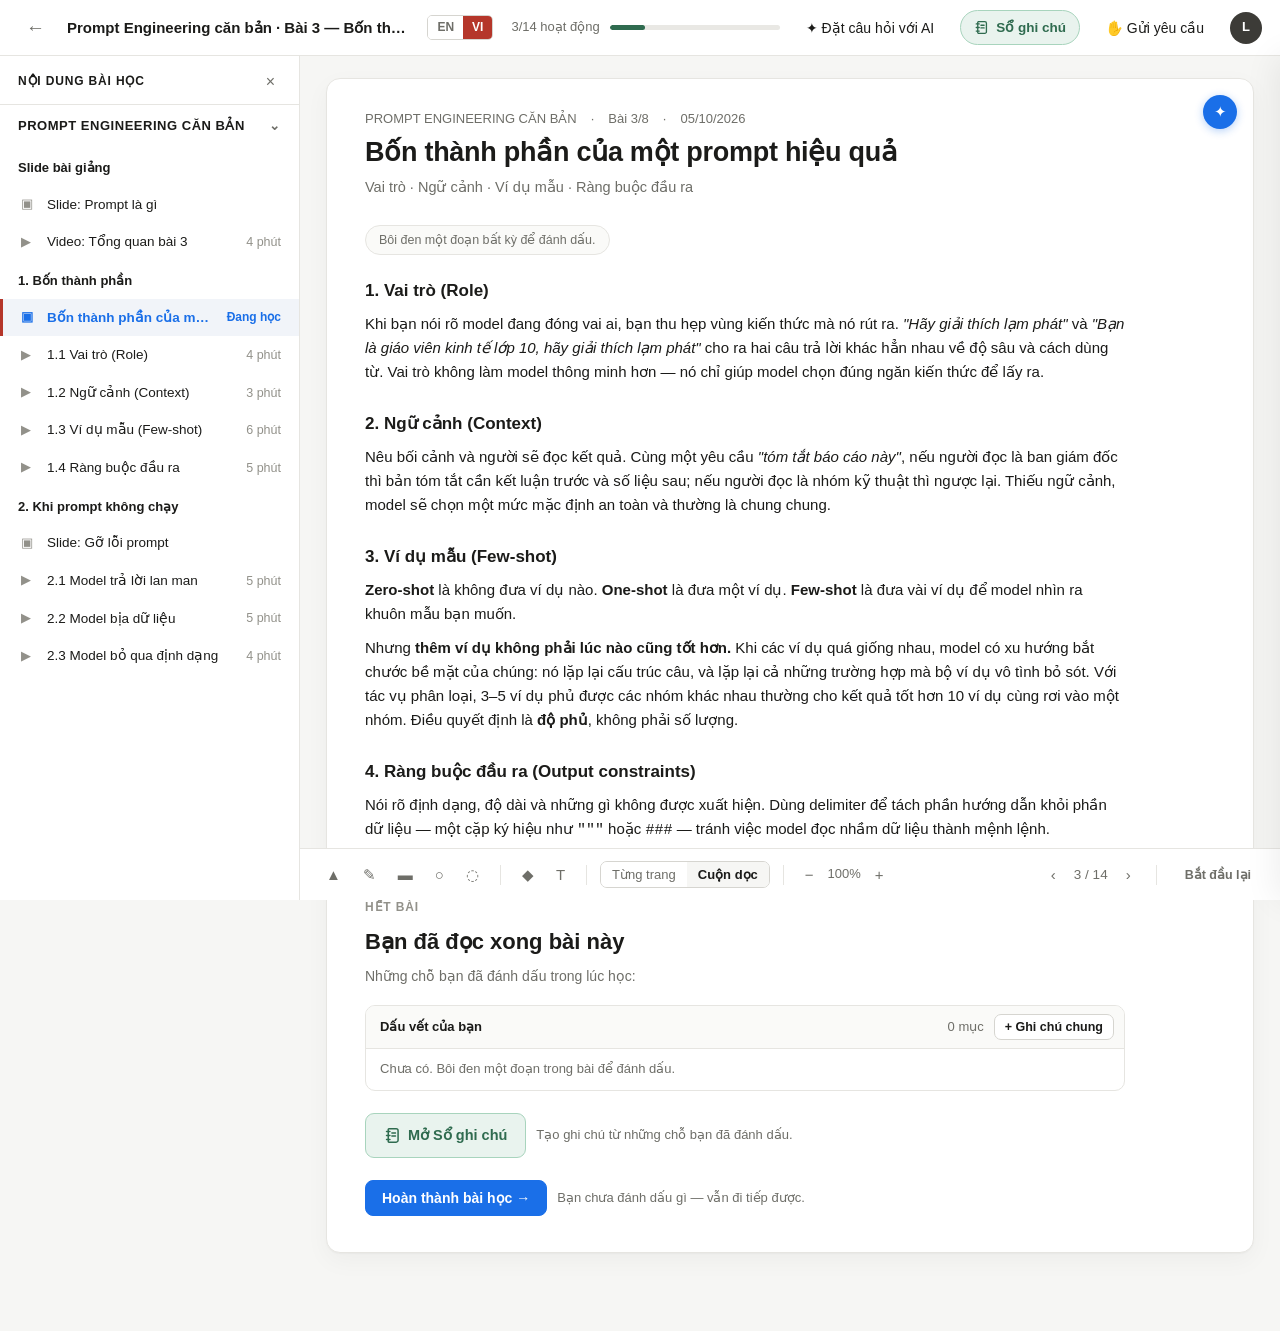
<file: prototype/index.html>
<!doctype html>
<html lang="vi">
<head>
<meta charset="utf-8">
<meta name="viewport" content="width=device-width, initial-scale=1">
<title>VLearn — Bốn thành phần của một prompt hiệu quả</title>
<link rel="stylesheet" href="shared.css">
</head>
<body>
<script src="fixture.js"></script>
<script src="shared.js"></script>
<script>
/* ===========================================================
   MÀN 1 — COMMON CONTEXT. Giống hệt nhau cho cả B và C.

   Learner TỰ đánh dấu trong lúc đọc: bôi đen một đoạn rồi chọn
   Highlight / Chưa hiểu / Câu hỏi / Ghi chú.

   Bộ dấu vết tạo ra được lưu vào sessionStorage và dùng chung
   cho CẢ HAI option — learner chỉ đánh dấu một lần, nên B và C
   vẫn ăn đúng một input (Comparison Contract).

   Facilitator điều khiển hoàn toàn bằng tham số URL — không có
   nút chọn option nào hiện trên màn hình:

     index.html?opt=b      → đi tới "Cùng tổ chức"
     index.html?opt=c      → đi tới "Nháp sẵn"      (mặc định: b)
     &fresh=1              → xoá hết dấu vết, dùng khi đổi tester
     &demo=1               → nạp sẵn bộ dấu vết mẫu để nhóm diễn tập
   =========================================================== */

const params = new URLSearchParams(location.search);
const OPT = params.get('opt') === 'c' ? 'c' : 'b';

/* Dấu vết được GIỮ LẠI khi quay về Màn 1.
   Lý do: tester chạy option thứ hai phải dùng ĐÚNG bộ dấu vết đã tạo ở lượt đầu,
   nếu không thì B và C ăn input khác nhau và không còn so sánh được. */
if (params.get('fresh') === '1') setTraces([]);
if (params.get('demo') === '1' && !getTraces().length) DEMO_TRACES.forEach(t => addTrace({ ...t }));
const restored = getTraces().length > 0;

const main = chrome({
  progress: '3/14 hoạt động', pct: 21,
  notebook: { href: `option-${OPT}.html` }   // vào Sổ ghi chú bất cứ lúc nào
});

main.innerHTML = `
<div class="vl-card">
  <button class="vl-ai-fab" title="Trợ lý AI">✦</button>

  <div class="lesson-meta"><span>${COURSE.name}</span><span>·</span><span>${COURSE.lessonNo}</span><span>·</span><span>${COURSE.date}</span></div>
  <h1 class="lesson-h1">${COURSE.title}</h1>
  <p class="lesson-sub">${COURSE.subtitle}</p>

  <div class="mark-hint">${restored
    ? 'Bài bạn vừa học, cùng những chỗ bạn đã đánh dấu. Bôi đen để đánh dấu thêm.'
    : 'Bôi đen một đoạn bất kỳ để đánh dấu.'}</div>

  <div id="lesson">
    ${SECTIONS.map(s => `
      <div class="sec${s.hard ? ' hard' : ''}" id="${s.id}" data-sec="${s.id}">
        <h2>${s.no}. ${s.title}</h2>
        ${s.html}
      </div>`).join('')}
  </div>

  <hr style="border:0;border-top:1px solid var(--border);margin:30px 0 24px;max-width:760px">

  <div class="step-head">
    <div class="step-kicker">HẾT BÀI</div>
    <h1>Bạn đã đọc xong bài này</h1>
    <p>Những chỗ bạn đã đánh dấu trong lúc học:</p>
  </div>

  <div id="traceList"></div>

  <div class="actions" id="noteCta"></div>

  <div class="actions" id="go"></div>
</div>

<div class="mark-bar" id="markBar">
  <button data-k="hl"><i class="sw hl"></i>Highlight</button>
  <button data-k="un"><i class="sw un"></i>Chưa hiểu</button>
  <button data-k="qs"><i class="sw qs"></i>Câu hỏi</button>
  <button data-k="nt"><i class="sw nt"></i>Ghi chú</button>
</div>`;

/* ===========================================================
   Chọn văn bản → thanh công cụ đánh dấu
   =========================================================== */

const bar = document.getElementById('markBar');
const lesson = document.getElementById('lesson');
let pending = null;   // { range, secId, text }

function hideBar() { bar.classList.remove('on'); pending = null; }

document.addEventListener('mouseup', e => {
  if (bar.contains(e.target)) return;
  const sel = window.getSelection();
  const text = sel && !sel.isCollapsed ? sel.toString().trim() : '';
  if (!text || text.length < 3) { hideBar(); return; }

  const range = sel.getRangeAt(0);
  const host = range.commonAncestorContainer.nodeType === 1
    ? range.commonAncestorContainer
    : range.commonAncestorContainer.parentElement;
  const sec = host && host.closest ? host.closest('[data-sec]') : null;
  if (!sec || !lesson.contains(sec)) { hideBar(); return; }

  pending = { range: range.cloneRange(), secId: sec.dataset.sec, text };

  const r = range.getBoundingClientRect();
  bar.classList.add('on');
  const bw = bar.offsetWidth || 340;
  bar.style.left = Math.max(12, Math.min(window.innerWidth - bw - 12, r.left + r.width / 2 - bw / 2)) + 'px';
  bar.style.top = (r.top + window.scrollY - bar.offsetHeight - 10) + 'px';
});

document.addEventListener('scroll', hideBar, true);

bar.querySelectorAll('button').forEach(b => b.onclick = () => {
  if (!pending) return;
  const kind = b.dataset.k;
  const { range, secId, text } = pending;

  if (kind === 'hl' || kind === 'un') {
    paint(range, kind, text, secId);
  } else {
    /* Câu hỏi / Ghi chú: đoạn bôi đen là chỗ neo, learner gõ nội dung */
    paint(range, kind, text, secId, true);
  }
  window.getSelection().removeAllRanges();
  hideBar();
});

/* Bọc đoạn đã chọn và ghi dấu vết */
function paint(range, kind, text, secId, askText) {
  let rec;
  if (askText) {
    openComposer(kind, secId, text, range);
    return;
  }
  rec = addTrace({ kind, secId, text });
  wrap(range, kind, rec.id);
  renderTraces();
}

function wrap(range, kind, id) {
  const span = document.createElement(kind === 'hl' ? 'mark' : 'span');
  span.className = kind === 'hl' ? 'hl' : (kind === 'un' ? 'unclear' : 'anchor');
  span.dataset.tid = id;
  try {
    span.appendChild(range.extractContents());
    range.insertNode(span);
    const tag = document.createElement('span');
    tag.className = 'trace-tag' + (kind === 'hl' ? ' h' : '');
    tag.textContent = id;
    span.after(tag);
    tag.dataset.tid = id;
  } catch (err) {
    /* Chọn vắt qua nhiều đoạn — vẫn ghi dấu vết, chỉ không tô được */
  }
}

function wipe() {
  getTraces().forEach(t => unwrap(t.id));
  setTraces([]);
}

function unwrap(id) {
  document.querySelectorAll(`[data-tid="${id}"]`).forEach(el => {
    if (el.classList.contains('trace-tag')) { el.remove(); return; }
    const p = el.parentNode;
    while (el.firstChild) p.insertBefore(el.firstChild, el);
    p.removeChild(el);
    p.normalize();
  });
}

/* ---------- Ô gõ câu hỏi / ghi chú ---------- */

function openComposer(kind, secId, anchorText, range) {
  const sec = secId ? document.getElementById(secId) : null;
  const box = document.createElement('div');
  box.className = 'composer';
  box.innerHTML = `
    <div class="cm-head">${kind === 'qs' ? 'Viết câu hỏi của bạn' : 'Viết ghi chú ngắn'}
      ${anchorText ? `<span class="muted small">· về “${esc(anchorText.slice(0, 60))}${anchorText.length > 60 ? '…' : ''}”</span>` : ''}</div>
    <textarea rows="2" placeholder="${kind === 'qs' ? 'Điều bạn còn thắc mắc…' : 'Điều bạn muốn nhớ…'}"></textarea>
    <div class="cm-row"><button class="btn sm primary" data-a="ok">Lưu</button>
      <button class="btn sm ghost" data-a="no">Huỷ</button></div>`;

  (sec || document.getElementById('traceList')).insertAdjacentElement(sec ? 'beforeend' : 'beforebegin', box);
  const ta = box.querySelector('textarea');
  ta.focus();

  box.querySelector('[data-a=no]').onclick = () => box.remove();
  box.querySelector('[data-a=ok]').onclick = () => {
    const v = ta.value.trim();
    if (!v) { ta.focus(); return; }
    const rec = addTrace({ kind, secId, text: v, anchor: anchorText || null });
    if (range && anchorText) { try { wrap(range, kind, rec.id); } catch (e) {} }
    box.remove();
    renderTraces();
  };
}

/* ---------- Danh sách dấu vết ---------- */

function renderTraces() {
  const list = getTraces();
  const el = document.getElementById('traceList');
  const head = `<div class="traces-head">
      <span>Dấu vết của bạn</span>
      <span class="th-right"><span class="muted">${list.length} mục</span>
        <button class="btn sm" id="addNote">+ Ghi chú chung</button></span>
    </div>`;
  el.innerHTML = `<div class="traces">${head}
    ${list.length
      ? list.map(t => traceRow(t, `<button class="btn sm ghost" data-del="${t.id}" title="Bỏ đánh dấu">×</button>`)).join('')
      : '<div class="trace-row"><span class="muted small">Chưa có. Bôi đen một đoạn trong bài để đánh dấu.</span></div>'}
  </div>`;

  el.querySelector('#addNote').onclick = () => openComposer('nt', null, null, null);
  el.querySelectorAll('[data-del]').forEach(b => b.onclick = () => {
    unwrap(b.dataset.del);
    removeTrace(b.dataset.del);
    renderTraces();
  });
  wireSources(el);
  renderNoteCta();
  renderGo();
  refreshNoteBadge();
}

/* ---------- Lối vào Sổ ghi chú, ngay dưới bảng dấu vết ----------
   Lối thứ hai bên cạnh nút trên nav. Learner nào bỏ qua thanh nav
   vẫn gặp nó đúng lúc vừa xem lại dấu vết của mình. */

function renderNoteCta() {
  const n = getTraces().length;
  document.getElementById('noteCta').innerHTML = `
    <a class="vl-note lg" href="option-${OPT}.html">
      ${ICON_NOTE}<span>Mở Sổ ghi chú</span>${n ? `<span class="cnt">${n}</span>` : ''}
    </a>
    <span class="small muted">Tạo ghi chú từ những chỗ bạn đã đánh dấu.</span>`;
}

/* ---------- Nút đi tiếp ---------- */

function renderGo() {
  const n = getTraces().length;
  const go = document.getElementById('go');
  go.innerHTML = `<button class="btn primary" id="next">Hoàn thành bài học →</button>
    ${n ? '' : '<span class="small muted">Bạn chưa đánh dấu gì — vẫn đi tiếp được.</span>'}`;
  document.getElementById('next').onclick = () => location.href = `option-${OPT}.html`;
}

/* ---------- Vẽ lại dấu vết đã có (lượt thứ hai) ----------

   Dấu vết lưu chuỗi do Selection.toString() trả về — chuỗi này đã
   GỘP khoảng trắng, nên một đoạn vắt qua chỗ xuống dòng trong source
   sẽ KHÔNG khớp với node.textContent (còn nguyên \n và thụt lề).
   Tìm theo bản gộp khoảng trắng rồi chiếu ngược về offset thật. */

function findAnchorRange(root, anchor) {
  const target = anchor.replace(/\s+/g, ' ').trim();
  if (!target) return null;
  const wk = document.createTreeWalker(root, NodeFilter.SHOW_TEXT);
  let node;
  while ((node = wk.nextNode())) {
    const raw = node.textContent;
    let flat = '';
    const map = [];                       // map[i trong flat] = offset thật trong raw
    for (let i = 0; i < raw.length; i++) {
      if (/\s/.test(raw[i])) {
        if (!flat || flat.endsWith(' ')) continue;
        flat += ' ';
      } else {
        flat += raw[i];
      }
      map.push(i);
    }
    const j = flat.indexOf(target);
    if (j < 0) continue;
    const r = document.createRange();
    r.setStart(node, map[j]);
    r.setEnd(node, map[j + target.length - 1] + 1);
    return r;
  }
  return null;
}

function repaintAll() {
  getTraces().forEach(t => {
    const anchor = t.anchor || (t.kind === 'hl' || t.kind === 'un' ? t.text : null);
    if (!t.secId || !anchor) return;
    const root = document.getElementById(t.secId);
    if (!root) return;
    const r = findAnchorRange(root, anchor);
    if (r) wrap(r, t.kind, t.id);
  });
}

if (restored) repaintAll();
renderTraces();
wireSources(main);
</script>
</body>
</html>
</file>
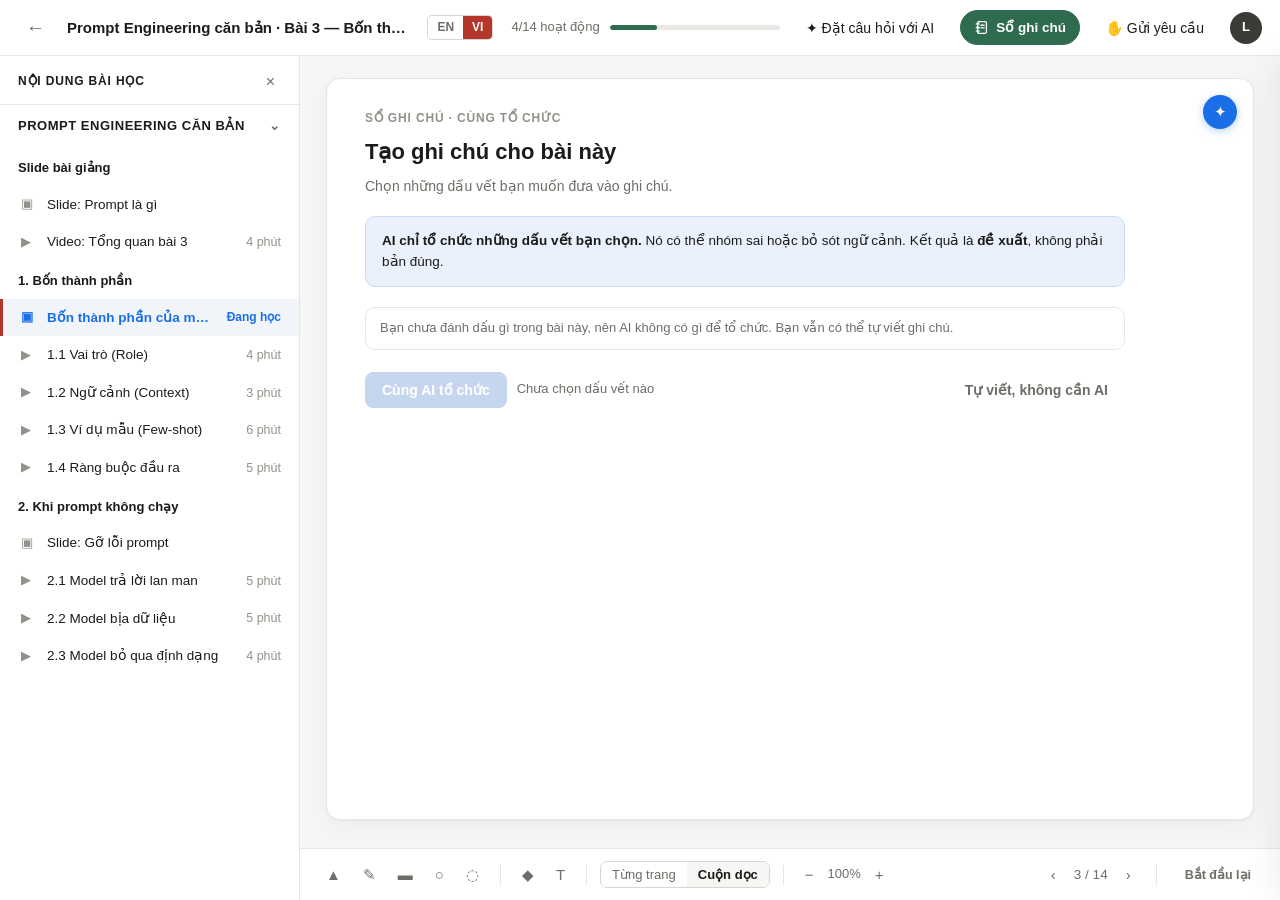
<file: prototype/option-b.html>
<!doctype html>
<html lang="vi">
<head>
<meta charset="utf-8">
<meta name="viewport" content="width=device-width, initial-scale=1">
<title>VLearn — Sổ ghi chú</title>
<link rel="stylesheet" href="shared.css">
</head>
<body>
<script src="fixture.js"></script>
<script src="shared.js"></script>
<script>
/* ===========================================================
   OPTION B — "Cùng tổ chức" (Guided Co-creation)
   Learner chọn phạm vi → AI gom nhóm, đề xuất heading, HỎI LÀM RÕ
   chỗ thiếu ngữ cảnh → learner sửa và duyệt từng nhóm.
   AI chỉ đụng vào phần learner đã chọn.
   =========================================================== */

const main = chrome({ progress: '4/14 hoạt động', pct: 28, notebook: { active: true } });

const ALL = getTraces();         // dấu vết learner tự tạo ở Màn 1
let picked = [];                 // id dấu vết learner chọn
let groups = [];                 // bản làm việc
let answers = {};                // câu trả lời làm rõ
let skipped = {};                // câu đã bỏ qua
let approved = {};               // nhóm đã duyệt
let history = [];                // undo

function snapshot() {
  history.push(JSON.stringify({ groups, answers, skipped, approved }));
  if (history.length > 30) history.shift();
}
function undo() {
  if (!history.length) return;
  const s = JSON.parse(history.pop());
  groups = s.groups; answers = s.answers; skipped = s.skipped; approved = s.approved;
  stepGroups();
}

/* ---------- Bước 1 — chọn phạm vi ---------- */

function stepPick() {
  main.innerHTML = `<div class="vl-card">
    <button class="vl-ai-fab" title="Trợ lý AI">✦</button>

    <div class="step-head">
      <div class="step-kicker">SỔ GHI CHÚ · CÙNG TỔ CHỨC</div>
      <h1>Tạo ghi chú cho bài này</h1>
      <p>Chọn những dấu vết bạn muốn đưa vào ghi chú.</p>
    </div>

    <div class="notice ai">
      <b>AI chỉ tổ chức những dấu vết bạn chọn.</b> Nó có thể nhóm sai hoặc bỏ sót ngữ cảnh.
      Kết quả là <b>đề xuất</b>, không phải bản đúng.
    </div>

    <div class="pick" id="pick">
      ${ALL.length ? '' : `<div class="trace-row"><span class="muted small">Bạn chưa đánh dấu gì trong bài này, nên AI không có gì để tổ chức. Bạn vẫn có thể tự viết ghi chú.</span></div>`}
      ${ALL.map(t => `
        <label class="pick-row" data-id="${t.id}">
          <input type="checkbox" value="${t.id}">
          <span class="badge ${t.kind}">${t.label}</span>
          <div class="trace-text">${t.text}
            <div class="trace-src">${t.id} · <a href="#" class="src-link" data-src="${t.secId || t.id}">→ ${t.src}</a></div>
          </div>
        </label>`).join('')}
    </div>

    <div class="actions">
      <button class="btn primary" id="run" disabled>Cùng AI tổ chức</button>
      <span class="small muted" id="cnt">Chưa chọn dấu vết nào</span>
      <span class="spacer"></span>
      <button class="btn ghost" id="manual">Tự viết, không cần AI</button>
    </div>
  </div>`;

  const boxes = [...main.querySelectorAll('#pick input')];
  const run = document.getElementById('run');
  const cnt = document.getElementById('cnt');

  boxes.forEach(b => b.onchange = () => {
    b.closest('.pick-row').classList.toggle('sel', b.checked);
    picked = boxes.filter(x => x.checked).map(x => x.value);
    run.disabled = picked.length === 0;
    cnt.textContent = picked.length ? `Đã chọn ${picked.length} dấu vết` : 'Chưa chọn dấu vết nào';
  });

  /* Link nguồn không được tick checkbox theo */
  main.querySelectorAll('.src-link').forEach(a => a.addEventListener('click', e => e.stopPropagation()));

  run.onclick = () => {
    groups = bGroups(ALL.filter(t => picked.includes(t.id)));
    history = []; approved = {}; answers = {}; skipped = {};
    stepGroups();
  };
  document.getElementById('manual').onclick = () => stepManual();

  wireSources(main);
}

/* ---------- Bước 2 — đề xuất nhóm ---------- */

function inGroups(id) { return groups.some(g => g.members.includes(id)); }

function stepGroups() {
  const CL = bClarify(ALL.filter(t => picked.includes(t.id)));
  const clarifies = CL.filter(c => !answers[c.id] && !skipped[c.id]);
  /* Chỉ báo "chưa xếp được" cho dấu vết mà KHÔNG có câu hỏi làm rõ nào đang hỏi về nó —
     tránh hỏi cùng một thứ hai lần. */
  const asking = new Set(clarifies.map(c => c.needs));
  const ungrouped = picked.filter(id => !inGroups(id) && !asking.has(id));
  const allApproved = groups.length > 0 && groups.every(g => approved[g.id]);

  main.innerHTML = `<div class="vl-card">
    <button class="vl-ai-fab" title="Trợ lý AI">✦</button>

    <div class="step-head">
      <div class="step-kicker">SỔ GHI CHÚ · CÙNG TỔ CHỨC</div>
      <h1>AI đã gom ${groups.length} nhóm từ ${picked.length} dấu vết bạn chọn</h1>
      <p>Đây là đề xuất. Bạn sửa được tiêu đề, chuyển dấu vết sang nhóm khác, hoặc bỏ bất cứ thứ gì.</p>
    </div>

    ${ungrouped.length ? ungrouped.map(id => {
      const t = byId(id);
      return `<div class="clarify">
        <h4>? Cần bạn làm rõ</h4>
        <p>AI chưa biết xếp dấu vết này vào đâu:<br>
          <b>${t.label}</b> — "${t.text}" <a href="#" class="src-link" data-src="${t.secId || t.id}">→ ${t.src}</a></p>
      </div>`; }).join('') : ''}

    ${clarifies.map(c => `
      <div class="clarify" data-cid="${c.id}">
        <h4>? ${c.title}</h4>
        <p>${c.q}</p>
        <div class="row">
          ${c.type === 'text'
            ? `<input type="text" placeholder="${c.placeholder}"><button class="btn sm" data-act="save">Lưu câu trả lời</button>`
            : c.choices.map(ch => `<button class="btn sm" data-act="choice" data-v="${ch}">${ch}</button>`).join('')}
          <button class="btn sm ghost" data-act="skip">Bỏ qua</button>
        </div>
      </div>`).join('')}

    ${Object.keys(answers).length || Object.keys(skipped).length ? CL
      .filter(c => answers[c.id])
      .map(c => `<div class="clarify done"><h4>✓ Bạn đã làm rõ</h4><p>${esc(answers[c.id])}</p></div>`).join('') : ''}

    ${groups.length ? groups.map(g => `
      <div class="grp${approved[g.id] ? ' ok' : ''}" data-gid="${g.id}">
        <div class="grp-head">
          <h3 contenteditable="true" spellcheck="false">${esc(g.heading)}</h3>
          <span class="grp-sugg">${approved[g.id] ? '✓ ĐÃ DUYỆT' : 'AI ĐỀ XUẤT'}</span>
          <button class="btn sm" data-act="approve">${approved[g.id] ? 'Bỏ duyệt' : 'Duyệt nhóm này'}</button>
          <button class="btn sm danger" data-act="delgrp">Xoá nhóm</button>
        </div>
        <div class="grp-body">
          ${g.members.map(id => { const t = byId(id); return `
            <div class="grp-item" data-tid="${id}">
              <span class="badge ${t.kind}">${t.label}</span>
              <div class="gi-text">${t.text}
                <div class="trace-src"><a href="#" class="src-link" data-src="${t.secId || t.id}">→ ${t.src}</a></div>
              </div>
              <div class="gi-ctl">
                <select class="move" data-act="move">
                  <option value="">Chuyển sang…</option>
                  ${groups.filter(x => x.id !== g.id).map(x => `<option value="${x.id}">${esc(x.heading)}</option>`).join('')}
                  <option value="__new">+ Nhóm mới</option>
                </select>
                <button class="btn sm ghost" data-act="drop" title="Bỏ khỏi ghi chú">×</button>
              </div>
            </div>`; }).join('')}
        </div>
      </div>`).join('')
      : `<div class="notice">Không còn nhóm nào. Bạn có thể hoàn tác, hoặc chuyển sang tự viết.</div>`}

    <div class="actions">
      <button class="btn primary" id="save" ${allApproved ? '' : 'disabled'}>Lưu ghi chú</button>
      <span class="small muted">${allApproved ? 'Tất cả nhóm đã được duyệt.' : `Duyệt từng nhóm trước khi lưu (${Object.keys(approved).filter(k => approved[k]).length}/${groups.length}).`}</span>
      <span class="spacer"></span>
      <button class="btn ghost" id="undo" ${history.length ? '' : 'disabled'}>Hoàn tác</button>
      <button class="btn ghost" id="manual">Tự viết, không cần AI</button>
      <button class="btn ghost" id="back">← Chọn lại phạm vi</button>
    </div>
  </div>`;

  /* --- Câu hỏi làm rõ --- */
  main.querySelectorAll('.clarify[data-cid]').forEach(box => {
    const cid = box.dataset.cid;
    box.querySelectorAll('[data-act]').forEach(btn => btn.onclick = () => {
      const act = btn.dataset.act;
      snapshot();
      if (act === 'skip') skipped[cid] = true;
      if (act === 'choice') answers[cid] = btn.dataset.v;
      if (act === 'save') {
        const v = box.querySelector('input').value.trim();
        if (!v) return;
        answers[cid] = v;
      }
      stepGroups();
    });
  });

  /* --- Thao tác trên nhóm --- */
  main.querySelectorAll('.grp').forEach(el => {
    const gid = el.dataset.gid;
    const g = groups.find(x => x.id === gid);

    const h = el.querySelector('h3');
    h.onblur = () => { if (h.textContent.trim() && h.textContent.trim() !== g.heading) { snapshot(); g.heading = h.textContent.trim(); } };

    el.querySelector('[data-act=approve]').onclick = () => { snapshot(); approved[gid] = !approved[gid]; stepGroups(); };
    el.querySelector('[data-act=delgrp]').onclick = () => { snapshot(); groups = groups.filter(x => x.id !== gid); delete approved[gid]; stepGroups(); };

    el.querySelectorAll('.grp-item').forEach(it => {
      const tid = it.dataset.tid;
      it.querySelector('[data-act=drop]').onclick = () => {
        snapshot();
        g.members = g.members.filter(m => m !== tid);
        groups = groups.filter(x => x.members.length);
        stepGroups();
      };
      it.querySelector('select[data-act=move]').onchange = e => {
        const to = e.target.value; if (!to) return;
        snapshot();
        g.members = g.members.filter(m => m !== tid);
        if (to === '__new') {
          groups.push({ id: 'g' + Date.now(), heading: 'Nhóm mới', members: [tid] });
        } else {
          groups.find(x => x.id === to).members.push(tid);
        }
        groups = groups.filter(x => x.members.length);
        stepGroups();
      };
    });
  });

  document.getElementById('undo').onclick = undo;
  document.getElementById('manual').onclick = stepManual;
  document.getElementById('back').onclick = stepPick;
  document.getElementById('save').onclick = saveFromGroups;

  wireSources(main);
  window.scrollTo(0, 0);
}

/* ---------- Lối thoát — tự viết ---------- */

function stepManual() {
  main.innerHTML = `<div class="vl-card">
    <button class="vl-ai-fab" title="Trợ lý AI">✦</button>
    <div class="step-head">
      <div class="step-kicker">SỔ GHI CHÚ</div>
      <h1>Tự viết ghi chú</h1>
      <p>Mọi đề xuất của AI đã được bỏ. Dấu vết của bạn vẫn ở bên phải.</p>
    </div>
    <div class="two-col">
      <textarea class="editor" id="ed" placeholder="Viết ghi chú của bạn…"></textarea>
      ${sideSources()}
    </div>
    <div class="actions">
      <button class="btn primary" id="save">Lưu ghi chú</button>
      <span class="spacer"></span>
      <button class="btn ghost" id="back">← Quay lại đề xuất của AI</button>
    </div>
  </div>`;
  document.getElementById('back').onclick = () => groups.length ? stepGroups() : stepPick();
  document.getElementById('save').onclick = () => {
    const v = document.getElementById('ed').value.trim();
    renderSaved(main, `<section><pre class="plain">${esc(v) || '(trống)'}</pre></section>`, []);
  };
  wireSources(main);
  window.scrollTo(0, 0);
}

/* ---------- Lưu ---------- */

function saveFromGroups() {
  const srcs = [];
  const html = groups.map(g => {
    g.members.forEach(m => srcs.push(m));
    return `<section>
      <h4>${esc(g.heading)}</h4>
      <ul>${g.members.map(id => {
        const t = byId(id);
        return `<li>${t.text} <a href="#" class="src-link" data-src="${t.secId || t.id}">→ ${t.src}</a></li>`;
      }).join('')}</ul>
    </section>`;
  }).join('') + bClarify(ALL.filter(t => picked.includes(t.id))).filter(c => answers[c.id]).map(c =>
      `<section><h4>Bạn đã làm rõ</h4><p>${esc(answers[c.id])}</p></section>`).join('');

  renderSaved(main, html || '<p class="muted">(trống)</p>', srcs);
}

stepPick();
</script>
</body>
</html>
</file>
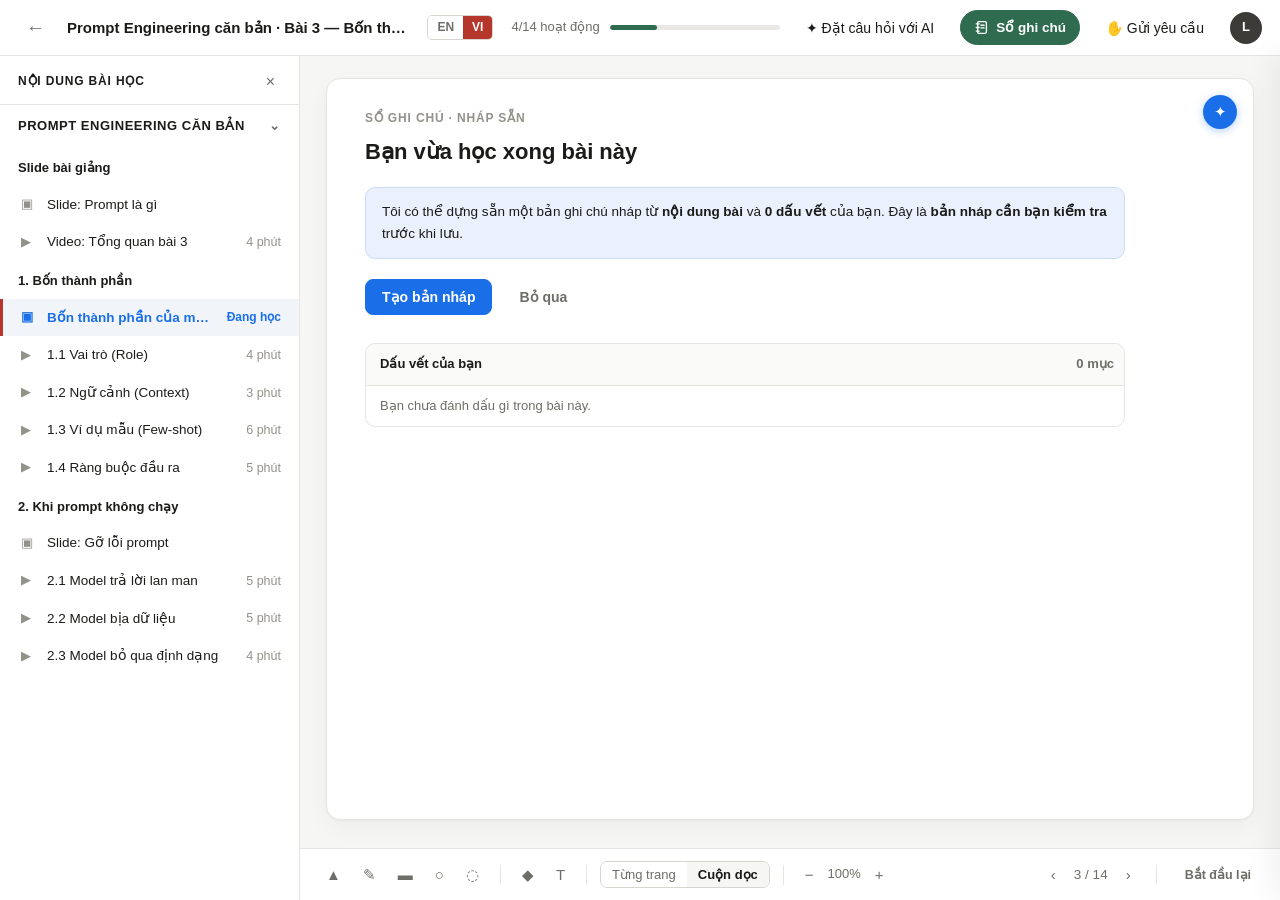
<file: prototype/option-c.html>
<!doctype html>
<html lang="vi">
<head>
<meta charset="utf-8">
<meta name="viewport" content="width=device-width, initial-scale=1">
<title>VLearn — Sổ ghi chú</title>
<link rel="stylesheet" href="shared.css">
</head>
<body>
<script src="fixture.js"></script>
<script src="shared.js"></script>
<script>
/* ===========================================================
   OPTION C — "Nháp sẵn" (AI Draft, Human Review)
   Hệ thống đề nghị ngay khi hết bài → AI soạn bản nháp từ TOÀN BỘ
   dấu vết → learner đối chiếu, sửa, và quyết định lưu hay huỷ.
   AI KHÔNG tự lưu.
   =========================================================== */

const main = chrome({ progress: '4/14 hoạt động', pct: 28, notebook: { active: true } });
const ALL = getTraces();   // dấu vết learner tự tạo ở Màn 1

let draft = [];        // bản làm việc
let removed = {};      // khối đã xoá
let edits = {};        // khối đã sửa tay
let narrow = false;

/* ---------- Bước 1 — lời đề nghị ---------- */

function stepOffer() {
  main.innerHTML = `<div class="vl-card">
    <button class="vl-ai-fab" title="Trợ lý AI">✦</button>

    <div class="step-head">
      <div class="step-kicker">SỔ GHI CHÚ · NHÁP SẴN</div>
      <h1>Bạn vừa học xong bài này</h1>
    </div>

    <div class="notice ai">
      Tôi có thể dựng sẵn một bản ghi chú nháp từ <b>nội dung bài</b> và <b>${ALL.length} dấu vết</b> của bạn.
      Đây là <b>bản nháp cần bạn kiểm tra</b> trước khi lưu.
    </div>

    <div class="actions" style="margin-top:0">
      <button class="btn primary" id="make">Tạo bản nháp</button>
      <button class="btn ghost" id="skip">Bỏ qua</button>
    </div>

    <div style="margin-top:28px">${tracesBlock()}</div>
  </div>`;

  document.getElementById('make').onclick = () => { narrow = false; start(cDraft(ALL, false)); };
  document.getElementById('skip').onclick = stepBlank;
  wireSources(main);
}

function start(src) {
  draft = JSON.parse(JSON.stringify(src));
  removed = {}; edits = {};
  stepDraft();
}

/* ---------- Bước 2 — bản nháp ---------- */

function blockHTML(b) {
  if (edits[b.id] !== undefined) {
    return `<div class="block" data-bid="${b.id}">
      <div class="block-top"><h4>${b.title}</h4><span class="warn-tag">✎ bạn đã sửa</span><span class="sp"></span>
        <button class="btn sm" data-act="edit">Sửa</button>
        <button class="btn sm ghost" data-act="del">Xoá</button></div>
      <div class="block-body"><p>${esc(edits[b.id]).replace(/\n/g, '<br>')}</p></div>
    </div>`;
  }
  const body = b.items
    ? `<ul>${b.items.map(i => `<li>${i.t} <a href="#" class="src-link" data-src="${i.src}">→ ${i.srcLabel}</a></li>`).join('')}</ul>`
    : `<p>${b.body} ${(b.srcs || []).map(s => `<a href="#" class="src-link" data-src="${s.id}">→ ${s.label}</a>`).join(' ')}</p>`;

  return `<div class="block${removed[b.id] ? ' removed' : ''}" data-bid="${b.id}">
    <div class="block-top">
      <h4>${b.title}</h4>
      ${b.warn ? `<span class="warn-tag">⚠ ${b.warnText}</span>` : ''}
      <span class="sp"></span>
      <button class="btn sm" data-act="edit" ${removed[b.id] ? 'disabled' : ''}>Sửa</button>
      <button class="btn sm ghost" data-act="del">${removed[b.id] ? 'Khôi phục' : 'Xoá'}</button>
    </div>
    <div class="block-body">${body}</div>
  </div>`;
}

function stepDraft() {
  main.innerHTML = `<div class="vl-card">
    <button class="vl-ai-fab" title="Trợ lý AI">✦</button>

    <div class="step-head">
      <div class="step-kicker">SỔ GHI CHÚ · NHÁP SẴN</div>
      <h1>Bản nháp đã sẵn sàng${narrow ? ' (phạm vi hẹp)' : ''}</h1>
      <p>Kiểm tra trước khi lưu. Mọi dòng đều có đường về nguồn.</p>
    </div>

    <div class="notice ai">
      Bản nháp này do AI soạn từ nội dung bài và dấu vết của bạn.
      Nó <b>có thể bỏ sót hoặc suy diễn sai</b>. <b>Không có gì được lưu cho tới khi bạn bấm Lưu.</b>
    </div>

    <div class="draft">
      <div class="draft-head">
        <h3>${COURSE.title}</h3>
        <div class="d">${COURSE.name.toLowerCase()} · ${COURSE.lessonNo} · ${COURSE.date}</div>
      </div>
      ${draft.map(blockHTML).join('')}
    </div>

    <div class="actions">
      <button class="btn primary" id="save">Lưu ghi chú</button>
      <span class="spacer"></span>
      ${narrow ? '' : `<button class="btn" id="renarrow">Tạo lại, chỉ dùng chỗ tôi đã đánh dấu</button>`}
      <button class="btn danger" id="cancel">Huỷ bản nháp</button>
    </div>
  </div>`;

  main.querySelectorAll('.block').forEach(el => {
    const bid = el.dataset.bid;
    const b = draft.find(x => x.id === bid);

    el.querySelector('[data-act=del]').onclick = () => { removed[bid] = !removed[bid]; stepDraft(); };

    el.querySelector('[data-act=edit]').onclick = () => {
      const cur = edits[bid] !== undefined ? edits[bid] : plainOf(b);
      el.querySelector('.block-body').innerHTML =
        `<textarea rows="5">${esc(cur)}</textarea>
         <div style="margin-top:8px;display:flex;gap:8px">
           <button class="btn sm primary" data-act="ok">Lưu sửa</button>
           <button class="btn sm ghost" data-act="no">Huỷ</button>
         </div>`;
      el.querySelector('[data-act=ok]').onclick = () => { edits[bid] = el.querySelector('textarea').value; stepDraft(); };
      el.querySelector('[data-act=no]').onclick = stepDraft;
    };
  });

  const rn = document.getElementById('renarrow');
  if (rn) rn.onclick = () => { narrow = true; start(cDraft(ALL, true)); };
  document.getElementById('cancel').onclick = stepBlank;
  document.getElementById('save').onclick = saveDraft;

  wireSources(main);
  window.scrollTo(0, 0);
}

function plainOf(b) {
  if (b.items) return b.items.map(i => '• ' + i.t).join('\n');
  return b.body.replace(/<[^>]+>/g, '');
}

/* ---------- Lối thoát — huỷ / bỏ qua ---------- */

function stepBlank() {
  main.innerHTML = `<div class="vl-card">
    <button class="vl-ai-fab" title="Trợ lý AI">✦</button>
    <div class="step-head">
      <div class="step-kicker">SỔ GHI CHÚ · NHÁP SẴN</div>
      <h1>Tự viết ghi chú</h1>
      <p>Không có bản nháp nào. Dấu vết của bạn vẫn ở bên phải.</p>
    </div>
    <div class="two-col">
      <textarea class="editor" id="ed" placeholder="Viết ghi chú của bạn…"></textarea>
      ${sideSources()}
    </div>
    <div class="actions">
      <button class="btn primary" id="save">Lưu ghi chú</button>
      <span class="spacer"></span>
      <button class="btn ghost" id="again">Đổi ý, tạo bản nháp</button>
    </div>
  </div>`;
  document.getElementById('again').onclick = () => { narrow = false; start(cDraft(ALL, false)); };
  document.getElementById('save').onclick = () => {
    const v = document.getElementById('ed').value.trim();
    renderSaved(main, `<section><pre class="plain">${esc(v) || '(trống)'}</pre></section>`, []);
  };
  wireSources(main);
  window.scrollTo(0, 0);
}

/* ---------- Lưu ---------- */

function saveDraft() {
  const srcs = [];
  const html = draft.filter(b => !removed[b.id]).map(b => {
    if (edits[b.id] !== undefined) {
      return `<section><h4>${b.title}</h4><pre class="plain">${esc(edits[b.id])}</pre></section>`;
    }
    if (b.items) {
      b.items.forEach(i => srcs.push(i.srcLabel));
      return `<section><h4>${b.title}</h4><ul>${b.items.map(i =>
        `<li>${i.t} <a href="#" class="src-link" data-src="${i.src}">→ ${i.srcLabel}</a></li>`).join('')}</ul></section>`;
    }
    (b.srcs || []).forEach(s => srcs.push(s.label));
    return `<section><h4>${b.title}</h4><p>${b.body} ${(b.srcs || []).map(s =>
      `<a href="#" class="src-link" data-src="${s.id}">→ ${s.label}</a>`).join(' ')}</p></section>`;
  }).join('');

  renderSaved(main, html || '<p class="muted">(trống)</p>', [...new Set(srcs)]);
}

stepOffer();
</script>
</body>
</html>
</file>
<file: prototype/shared.css>
/* ===========================================================
   VLearn shell — dùng chung cho index / option-b / option-c
   KHÔNG viết CSS riêng trong từng file option.
   Nếu B và C trông khác nhau ngoài vùng <main>, là đã sai quy ước.
   =========================================================== */

:root {
  --bg: #f6f6f4;
  --card: #ffffff;
  --border: #e6e5e1;
  --border-strong: #d6d5d0;
  --text: #1b1b19;
  --muted: #6e6e68;
  --muted-2: #92918a;

  --blue: #1a6fe8;
  --blue-soft: #eaf1fd;
  --red: #b5362a;
  --red-soft: #fdecea;
  --green: #2f6b4f;
  --green-soft: #e9f3ee;
  --warn: #9a6400;
  --warn-soft: #fdf3dd;
  --warn-border: #e8cf96;

  --hl: #fff2b0;
  --hl-border: #e8d274;

  --radius: 10px;
  --radius-lg: 14px;
  --shadow: 0 1px 2px rgba(0, 0, 0, .04), 0 8px 24px rgba(0, 0, 0, .04);

  --sidebar-w: 300px;
  --topbar-h: 56px;
  --bottombar-h: 52px;

  --font: -apple-system, BlinkMacSystemFont, "Segoe UI", Roboto, "Helvetica Neue", Arial, sans-serif;
}

* { box-sizing: border-box; }

html, body {
  margin: 0;
  padding: 0;
  height: 100%;
}

body {
  font-family: var(--font);
  background: var(--bg);
  color: var(--text);
  font-size: 15px;
  line-height: 1.6;
  -webkit-font-smoothing: antialiased;
}

button { font-family: inherit; font-size: inherit; cursor: pointer; }
a { color: var(--blue); }

/* ---------- Top bar ---------- */

.vl-top {
  height: var(--topbar-h);
  background: var(--card);
  border-bottom: 1px solid var(--border);
  display: flex;
  align-items: center;
  gap: 14px;
  padding: 0 18px;
  position: sticky;
  top: 0;
  z-index: 40;
}

.vl-back {
  border: 0;
  background: transparent;
  font-size: 19px;
  color: var(--muted);
  padding: 4px 8px;
  border-radius: 6px;
  line-height: 1;
}
.vl-back:hover { background: var(--bg); }

.vl-title {
  font-weight: 650;
  font-size: 15px;
  white-space: nowrap;
  overflow: hidden;
  text-overflow: ellipsis;
}

.vl-top-right {
  margin-left: auto;
  display: flex;
  align-items: center;
  gap: 18px;
  white-space: nowrap;
}

.vl-lang { display: flex; border-radius: 5px; overflow: hidden; border: 1px solid var(--border-strong); }
.vl-lang span {
  padding: 2px 9px;
  font-size: 12px;
  font-weight: 650;
  color: var(--muted);
  background: var(--card);
}
.vl-lang span.on { background: var(--red); color: #fff; }

.vl-progress { display: flex; align-items: center; gap: 10px; font-size: 13px; color: var(--muted); }
.vl-progress-bar { width: 170px; height: 5px; border-radius: 99px; background: #e9e8e4; overflow: hidden; }
.vl-progress-bar i { display: block; height: 100%; background: var(--green); border-radius: 99px; }

.vl-top-action {
  display: flex; align-items: center; gap: 6px;
  font-size: 14px; color: var(--text);
  background: transparent; border: 0; padding: 6px 8px; border-radius: 7px;
}
.vl-top-action:hover { background: var(--bg); }

.vl-avatar {
  width: 32px; height: 32px; border-radius: 50%;
  background: #3c3b37; color: #fff;
  display: grid; place-items: center;
  font-size: 13px; font-weight: 650;
}

/* ---------- Layout ---------- */

.vl-body {
  display: flex;
  min-height: calc(100vh - var(--topbar-h));
  align-items: stretch;
}

/* ---------- Sidebar ---------- */

.vl-side {
  width: var(--sidebar-w);
  flex: 0 0 var(--sidebar-w);
  background: var(--card);
  border-right: 1px solid var(--border);
  padding: 16px 0 40px;
  overflow-y: auto;
  max-height: calc(100vh - var(--topbar-h));
  position: sticky;
  top: var(--topbar-h);
}

.vl-side-head {
  display: flex; align-items: center; justify-content: space-between;
  padding: 0 18px 12px;
  font-size: 12px; font-weight: 700; letter-spacing: .07em;
  color: var(--text);
}
.vl-side-head button { border: 0; background: transparent; color: var(--muted); font-size: 16px; }

.vl-course {
  display: flex; align-items: center; justify-content: space-between;
  padding: 11px 18px;
  border-top: 1px solid var(--border);
  font-size: 13px; font-weight: 700; letter-spacing: .04em;
}

.vl-group {
  padding: 16px 18px 7px;
  font-size: 13.5px;
  font-weight: 700;
}
.vl-group.sub { font-size: 13px; font-weight: 650; padding-top: 10px; color: var(--text); }

.vl-item {
  display: flex; align-items: center; gap: 10px;
  padding: 8px 18px;
  font-size: 13.5px;
  color: var(--text);
  border-left: 3px solid transparent;
  text-decoration: none;
}
.vl-item .ic { color: var(--muted-2); font-size: 13px; width: 16px; flex: 0 0 16px; }
.vl-item .tx { flex: 1; overflow: hidden; text-overflow: ellipsis; white-space: nowrap; }
.vl-item .mi { color: var(--muted-2); font-size: 12.5px; }
.vl-item:hover { background: #fafaf8; }

.vl-item.on {
  background: #f1f4f9;
  border-left-color: var(--red);
  color: var(--blue);
  font-weight: 650;
}
.vl-item.on .ic { color: var(--blue); }
.vl-item.on .mi { color: var(--blue); font-size: 12px; font-weight: 650; }

/* ---------- Main ---------- */

.vl-main {
  flex: 1;
  min-width: 0;
  padding: 22px 26px calc(var(--bottombar-h) + 28px);
  display: flex;
  flex-direction: column;
}

.vl-card {
  background: var(--card);
  border: 1px solid var(--border);
  border-radius: var(--radius-lg);
  box-shadow: var(--shadow);
  padding: 30px 38px 36px;
  position: relative;
  flex: 1;
}

.vl-ai-fab {
  position: absolute; top: 16px; right: 16px;
  width: 34px; height: 34px; border-radius: 50%;
  background: var(--blue); color: #fff; border: 0;
  display: grid; place-items: center; font-size: 15px;
  box-shadow: 0 2px 8px rgba(26, 111, 232, .32);
}

/* ---------- Bottom bar ---------- */

.vl-bottom {
  position: fixed; left: var(--sidebar-w); right: 0; bottom: 0;
  height: var(--bottombar-h);
  background: var(--card);
  border-top: 1px solid var(--border);
  display: flex; align-items: center; gap: 6px;
  padding: 0 18px;
  z-index: 30;
  font-size: 13.5px;
  color: var(--muted);
}
.vl-tool { border: 0; background: transparent; color: var(--muted); padding: 6px 8px; border-radius: 6px; font-size: 15px; }
.vl-tool:hover { background: var(--bg); color: var(--text); }
.vl-sep { width: 1px; height: 20px; background: var(--border); margin: 0 7px; }
.vl-seg { display: flex; border: 1px solid var(--border-strong); border-radius: 7px; overflow: hidden; }
.vl-seg button { border: 0; background: var(--card); padding: 5px 11px; font-size: 13px; color: var(--muted); }
.vl-seg button.on { background: var(--bg); color: var(--text); font-weight: 600; }
.vl-page { margin-left: auto; display: flex; align-items: center; gap: 10px; font-size: 13.5px; }

/* "Sổ ghi chú" trên nav — phải nổi bật đủ để learner biết nó tồn tại */
.vl-note {
  display: flex; align-items: center; gap: 7px;
  border: 1px solid #a8d4bd; background: var(--green-soft); color: var(--green);
  padding: 6px 13px; border-radius: 99px;
  font-size: 13.5px; font-weight: 650; text-decoration: none; white-space: nowrap;
}
.vl-note:hover { background: #dbece3; border-color: #8cc5aa; }
.vl-note svg { flex: 0 0 auto; }
.vl-note.on { background: var(--green); border-color: var(--green); color: #fff; }
.vl-note .cnt {
  background: var(--green); color: #fff; border-radius: 99px;
  min-width: 19px; height: 19px; padding: 0 6px;
  display: grid; place-items: center; font-size: 11px; font-weight: 700;
}
.vl-note.on .cnt { background: rgba(255, 255, 255, .26); }

/* Bản lớn, dùng cho lối vào ngay dưới bảng dấu vết ở Màn 1 */
.vl-note.lg { padding: 10px 18px; font-size: 14.5px; border-radius: 9px; }
.vl-note.lg svg { width: 17px; height: 17px; }

/* ===========================================================
   Nội dung bài học + dấu vết
   =========================================================== */

.lesson-meta { display: flex; gap: 14px; align-items: center; font-size: 13px; color: var(--muted); margin-bottom: 6px; }
.lesson-h1 { font-size: 27px; line-height: 1.25; margin: 0 0 6px; font-weight: 750; letter-spacing: -.01em; }
.lesson-sub { color: var(--muted); margin: 0 0 26px; font-size: 14.5px; }

.sec { margin: 0 0 26px; max-width: 760px; }
.sec h2 { font-size: 17px; margin: 0 0 8px; font-weight: 700; }
.sec p { margin: 0 0 10px; }
/* KHÔNG tạo khác biệt thị giác cho mục 3. Nếu mục khó trông nổi bật hơn,
   tester sẽ chú ý vào đúng chỗ C giấu lỗi → hỏng phép thử. Mọi mục trông như nhau. */
.sec.hard { }

mark.hl {
  background: var(--hl);
  box-shadow: inset 0 -2px 0 var(--hl-border);
  padding: 1px 1px;
  border-radius: 2px;
}
.unclear {
  border-bottom: 2px wavy var(--red);
  background: var(--red-soft);
  padding: 1px 2px;
  border-radius: 2px;
}
.trace-tag {
  display: inline-block;
  font-size: 10.5px; font-weight: 700; letter-spacing: .04em;
  vertical-align: super;
  color: var(--red);
  margin-left: 3px;
}
.trace-tag.h { color: var(--warn); }

/* ---------- Công cụ đánh dấu (Màn 1) ---------- */

.mark-hint {
  display: inline-block;
  font-size: 12.5px; color: var(--muted);
  background: #fafaf8; border: 1px solid var(--border);
  border-radius: 99px; padding: 4px 13px; margin-bottom: 22px;
}

#lesson .sec p { cursor: text; }
.anchor { background: var(--blue-soft); border-bottom: 1px solid #b9d3f7; border-radius: 2px; padding: 1px 1px; }

.mark-bar {
  position: absolute; z-index: 70;
  display: none; gap: 2px;
  background: #26261f; border-radius: 9px; padding: 4px;
  box-shadow: 0 6px 22px rgba(0, 0, 0, .25);
}
.mark-bar.on { display: flex; }
.mark-bar button {
  display: flex; align-items: center; gap: 6px;
  border: 0; background: transparent; color: #f2f1ec;
  font-size: 12.5px; font-weight: 600;
  padding: 6px 10px; border-radius: 6px; white-space: nowrap;
}
.mark-bar button:hover { background: rgba(255, 255, 255, .14); }
.mark-bar .sw { width: 10px; height: 10px; border-radius: 3px; display: inline-block; }
.mark-bar .sw.hl { background: var(--hl); }
.mark-bar .sw.un { background: #e8897c; }
.mark-bar .sw.qs { background: #7fb0f2; }
.mark-bar .sw.nt { background: #c9c7bf; }

.composer {
  max-width: 760px; margin: 12px 0 0;
  border: 1px solid var(--blue); background: var(--blue-soft);
  border-radius: var(--radius); padding: 11px 13px;
}
.composer .cm-head { font-size: 13px; font-weight: 650; margin-bottom: 7px; }
.composer textarea {
  width: 100%; font-family: inherit; font-size: 13.5px; line-height: 1.55;
  border: 1px solid #c2d8f6; border-radius: 7px; padding: 8px 10px; resize: vertical; background: var(--card);
}
.composer textarea:focus { outline: 0; border-color: var(--blue); }
.composer .cm-row { display: flex; gap: 8px; margin-top: 8px; }

.inline-note {
  margin: 12px 0 0;
  border-left: 3px solid var(--blue);
  background: var(--blue-soft);
  padding: 9px 13px;
  border-radius: 0 8px 8px 0;
  font-size: 13.5px;
}
.inline-note b { font-weight: 650; }

/* Bảng dấu vết */
.traces { border: 1px solid var(--border); border-radius: var(--radius); overflow: hidden; max-width: 760px; }
.traces-head {
  background: #fafaf8; padding: 8px 10px 8px 14px; font-size: 13px; font-weight: 700;
  border-bottom: 1px solid var(--border); display: flex; justify-content: space-between; align-items: center;
  min-height: 42px;
}
.traces-head .th-right { display: flex; align-items: center; gap: 10px; font-weight: 400; }
.trace-row { display: flex; gap: 11px; padding: 10px 14px; border-bottom: 1px solid var(--border); align-items: flex-start; }
.trace-row:last-child { border-bottom: 0; }
.trace-row:hover { background: #fcfcfa; }

.badge {
  font-size: 10.5px; font-weight: 700; letter-spacing: .03em;
  padding: 2px 7px; border-radius: 99px; white-space: nowrap; flex: 0 0 auto; margin-top: 2px;
}
.badge.hl { background: var(--hl); color: #6b5500; }
.badge.un { background: var(--red-soft); color: var(--red); }
.badge.qs { background: var(--blue-soft); color: var(--blue); }
.badge.nt { background: #efeeea; color: var(--muted); }

.trace-text { flex: 1; font-size: 13.5px; }
.trace-src { font-size: 12px; color: var(--muted-2); margin-top: 2px; }

/* ===========================================================
   Thành phần dùng chung cho Màn 2 (B và C)
   =========================================================== */

.step-head { max-width: 760px; margin-bottom: 18px; }
.step-kicker { font-size: 12px; font-weight: 700; letter-spacing: .07em; color: var(--muted-2); margin-bottom: 6px; }
.step-head h1 { font-size: 22px; margin: 0 0 6px; font-weight: 720; }
.step-head p { margin: 0; color: var(--muted); font-size: 14px; }

.notice {
  max-width: 760px; margin: 0 0 20px;
  border: 1px solid var(--border-strong); background: #fafaf8;
  border-radius: var(--radius); padding: 13px 16px; font-size: 13.5px;
}
.notice.ai { border-color: #c9ddf8; background: var(--blue-soft); }
.notice b { font-weight: 680; }

.warn-tag {
  display: inline-flex; align-items: center; gap: 5px;
  font-size: 11.5px; font-weight: 650;
  background: var(--warn-soft); color: var(--warn);
  border: 1px solid var(--warn-border);
  padding: 2px 8px; border-radius: 99px;
}

.src-link {
  font-size: 12px; color: var(--blue); background: var(--blue-soft);
  border: 1px solid #cfe0fa; border-radius: 99px; padding: 1px 8px;
  text-decoration: none; white-space: nowrap; display: inline-block;
}
.src-link:hover { background: #ddeafc; }

.btn {
  border: 1px solid var(--border-strong); background: var(--card); color: var(--text);
  padding: 9px 16px; border-radius: 8px; font-weight: 620; font-size: 14px;
}
.btn:hover { background: #fafaf8; }
.btn.primary { background: var(--blue); border-color: var(--blue); color: #fff; }
.btn.primary:hover { background: #1560cd; }
.btn.primary:disabled { background: #c6d6ee; border-color: #c6d6ee; cursor: not-allowed; }
.btn.ghost { border-color: transparent; color: var(--muted); }
.btn.ghost:hover { color: var(--text); background: var(--bg); }
.btn.danger { color: var(--red); border-color: #e6c3be; }
.btn.danger:hover { background: var(--red-soft); }
.btn.sm { padding: 5px 10px; font-size: 12.5px; border-radius: 7px; }

.actions { display: flex; gap: 10px; align-items: center; flex-wrap: wrap; max-width: 760px; margin-top: 22px; }
.actions .spacer { flex: 1; }

/* Danh sách chọn phạm vi (B) */
.pick { max-width: 760px; border: 1px solid var(--border); border-radius: var(--radius); overflow: hidden; }
.pick-row { display: flex; gap: 11px; padding: 11px 14px; border-bottom: 1px solid var(--border); align-items: flex-start; cursor: pointer; }
.pick-row:last-child { border-bottom: 0; }
.pick-row:hover { background: #fcfcfa; }
.pick-row input { margin-top: 4px; width: 16px; height: 16px; accent-color: var(--blue); }
.pick-row.sel { background: var(--blue-soft); }

/* Nhóm đề xuất (B) */
.grp { max-width: 760px; border: 1px solid var(--border); border-radius: var(--radius); margin-bottom: 14px; background: var(--card); }
.grp.ok { border-color: #bcdccb; background: var(--green-soft); }
.grp-head { display: flex; align-items: center; gap: 10px; padding: 12px 14px; border-bottom: 1px solid var(--border); }
.grp.ok .grp-head { border-bottom-color: #cfe5da; }
.grp-head h3 { margin: 0; font-size: 15px; font-weight: 700; flex: 1; }
.grp-head h3[contenteditable] { outline: 0; border-bottom: 1px dashed var(--border-strong); padding-bottom: 1px; }
.grp-head h3[contenteditable]:focus { border-bottom-color: var(--blue); background: var(--blue-soft); }
.grp-sugg { font-size: 11px; font-weight: 700; letter-spacing: .04em; color: var(--muted-2); }
.grp-body { padding: 4px 14px 12px; }
.grp-item { display: flex; gap: 9px; align-items: flex-start; padding: 8px 0; border-bottom: 1px dashed var(--border); font-size: 13.5px; }
.grp-item:last-child { border-bottom: 0; }
.grp-item .gi-text { flex: 1; }
.grp-item .gi-ctl { display: flex; gap: 5px; align-items: center; }
select.move { font-family: inherit; font-size: 12px; border: 1px solid var(--border-strong); border-radius: 6px; padding: 3px 6px; color: var(--muted); background: var(--card); }

/* Câu hỏi làm rõ (B) */
.clarify { max-width: 760px; border: 1px solid var(--warn-border); background: var(--warn-soft); border-radius: var(--radius); padding: 14px 16px; margin-bottom: 14px; }
.clarify h4 { margin: 0 0 7px; font-size: 14px; font-weight: 700; color: var(--warn); }
.clarify p { margin: 0 0 11px; font-size: 13.5px; }
.clarify .row { display: flex; gap: 8px; flex-wrap: wrap; align-items: center; }
.clarify input[type=text] { flex: 1; min-width: 240px; font-family: inherit; font-size: 13.5px; padding: 8px 11px; border: 1px solid var(--warn-border); border-radius: 7px; background: var(--card); }
.clarify.done { border-color: #bcdccb; background: var(--green-soft); }
.clarify.done h4 { color: var(--green); }

/* Bản nháp AI (C) */
.draft { max-width: 760px; border: 1px solid var(--border); border-radius: var(--radius); background: var(--card); overflow: hidden; }
.draft-head { padding: 14px 18px; border-bottom: 1px solid var(--border); background: #fafaf8; }
.draft-head h3 { margin: 0 0 3px; font-size: 16px; font-weight: 720; }
.draft-head .d { font-size: 12.5px; color: var(--muted); }
.block { padding: 15px 18px; border-bottom: 1px solid var(--border); }
.block:last-child { border-bottom: 0; }
.block-top { display: flex; align-items: center; gap: 9px; margin-bottom: 8px; }
.block-top h4 { margin: 0; font-size: 13.5px; font-weight: 700; letter-spacing: .02em; }
.block-top .sp { flex: 1; }
.block ul { margin: 0; padding-left: 19px; }
.block li { margin-bottom: 7px; font-size: 14px; }
.block li:last-child { margin-bottom: 0; }
.block p { margin: 0; font-size: 14px; }
.block.removed { opacity: .4; }
.block.removed .block-body { text-decoration: line-through; }
.block textarea, .editor {
  width: 100%; font-family: inherit; font-size: 14px; line-height: 1.6;
  border: 1px solid var(--blue); border-radius: 8px; padding: 10px 12px; resize: vertical;
}
.editor { min-height: 230px; border-color: var(--border-strong); }
.editor:focus { outline: 0; border-color: var(--blue); }

/* Hai cột: soạn thảo + nguồn */
.two-col { display: grid; grid-template-columns: 1fr 290px; gap: 18px; max-width: 1060px; align-items: start; }
.side-src { border: 1px solid var(--border); border-radius: var(--radius); overflow: hidden; }
.side-src h4 { margin: 0; padding: 10px 13px; font-size: 12.5px; font-weight: 700; background: #fafaf8; border-bottom: 1px solid var(--border); }
.side-src .trace-row { padding: 9px 13px; }
.side-src .trace-text { font-size: 12.5px; }

/* Màn 3 — đã lưu */
.saved { max-width: 760px; }
.saved-flag { display: inline-flex; align-items: center; gap: 7px; font-size: 13px; color: var(--muted); margin-bottom: 14px; }
.saved-note { border: 1px solid var(--border); border-radius: var(--radius); background: var(--card); overflow: hidden; }
.saved-note .sn-head { padding: 15px 18px; border-bottom: 1px solid var(--border); }
.saved-note .sn-head h3 { margin: 0 0 3px; font-size: 17px; font-weight: 720; }
.saved-note .sn-head .d { font-size: 12.5px; color: var(--muted); }
.saved-note .sn-body { padding: 16px 18px; }
.saved-note .sn-body h4 { margin: 0 0 6px; font-size: 13.5px; font-weight: 700; }
.saved-note .sn-body section { margin-bottom: 16px; }
.saved-note .sn-body section:last-child { margin-bottom: 0; }
.saved-note .sn-src { padding: 12px 18px; border-top: 1px solid var(--border); background: #fafaf8; font-size: 12.5px; color: var(--muted); }
.saved-note pre.plain { margin: 0; font-family: inherit; font-size: 14px; line-height: 1.6; white-space: pre-wrap; }

/* Ngăn nguồn trượt ra */
.src-panel {
  position: fixed; top: var(--topbar-h); right: 0; bottom: 0; width: 420px; max-width: 92vw;
  background: var(--card); border-left: 1px solid var(--border);
  box-shadow: -12px 0 32px rgba(0, 0, 0, .07);
  z-index: 60; padding: 20px 24px; overflow-y: auto;
  transform: translateX(102%); transition: transform .18s ease;
}
.src-panel.open { transform: none; }
.src-panel .sp-top { display: flex; align-items: center; margin-bottom: 14px; }
.src-panel .sp-top h3 { margin: 0; font-size: 14px; font-weight: 700; flex: 1; }
.src-panel .sp-top button { border: 0; background: transparent; font-size: 19px; color: var(--muted); }
.src-panel .sp-label { font-size: 12px; color: var(--muted-2); margin-bottom: 8px; }
.src-panel .sp-quote { font-size: 14.5px; line-height: 1.65; }

.scrim { position: fixed; inset: 0; background: rgba(20,20,18,.18); z-index: 55; opacity: 0; pointer-events: none; transition: opacity .18s; }
.scrim.on { opacity: 1; pointer-events: auto; }

/* Tiện ích */
.muted { color: var(--muted); }
.small { font-size: 13px; }
.hide { display: none !important; }

@media (max-width: 1100px) {
  .two-col { grid-template-columns: 1fr; }
}
@media (max-width: 900px) {
  :root { --sidebar-w: 0px; }
  .vl-side { display: none; }
  .vl-bottom { left: 0; }
  .vl-card { padding: 22px 18px 28px; }
  .vl-main { padding: 16px 14px calc(var(--bottombar-h) + 24px); }
}
</file>
